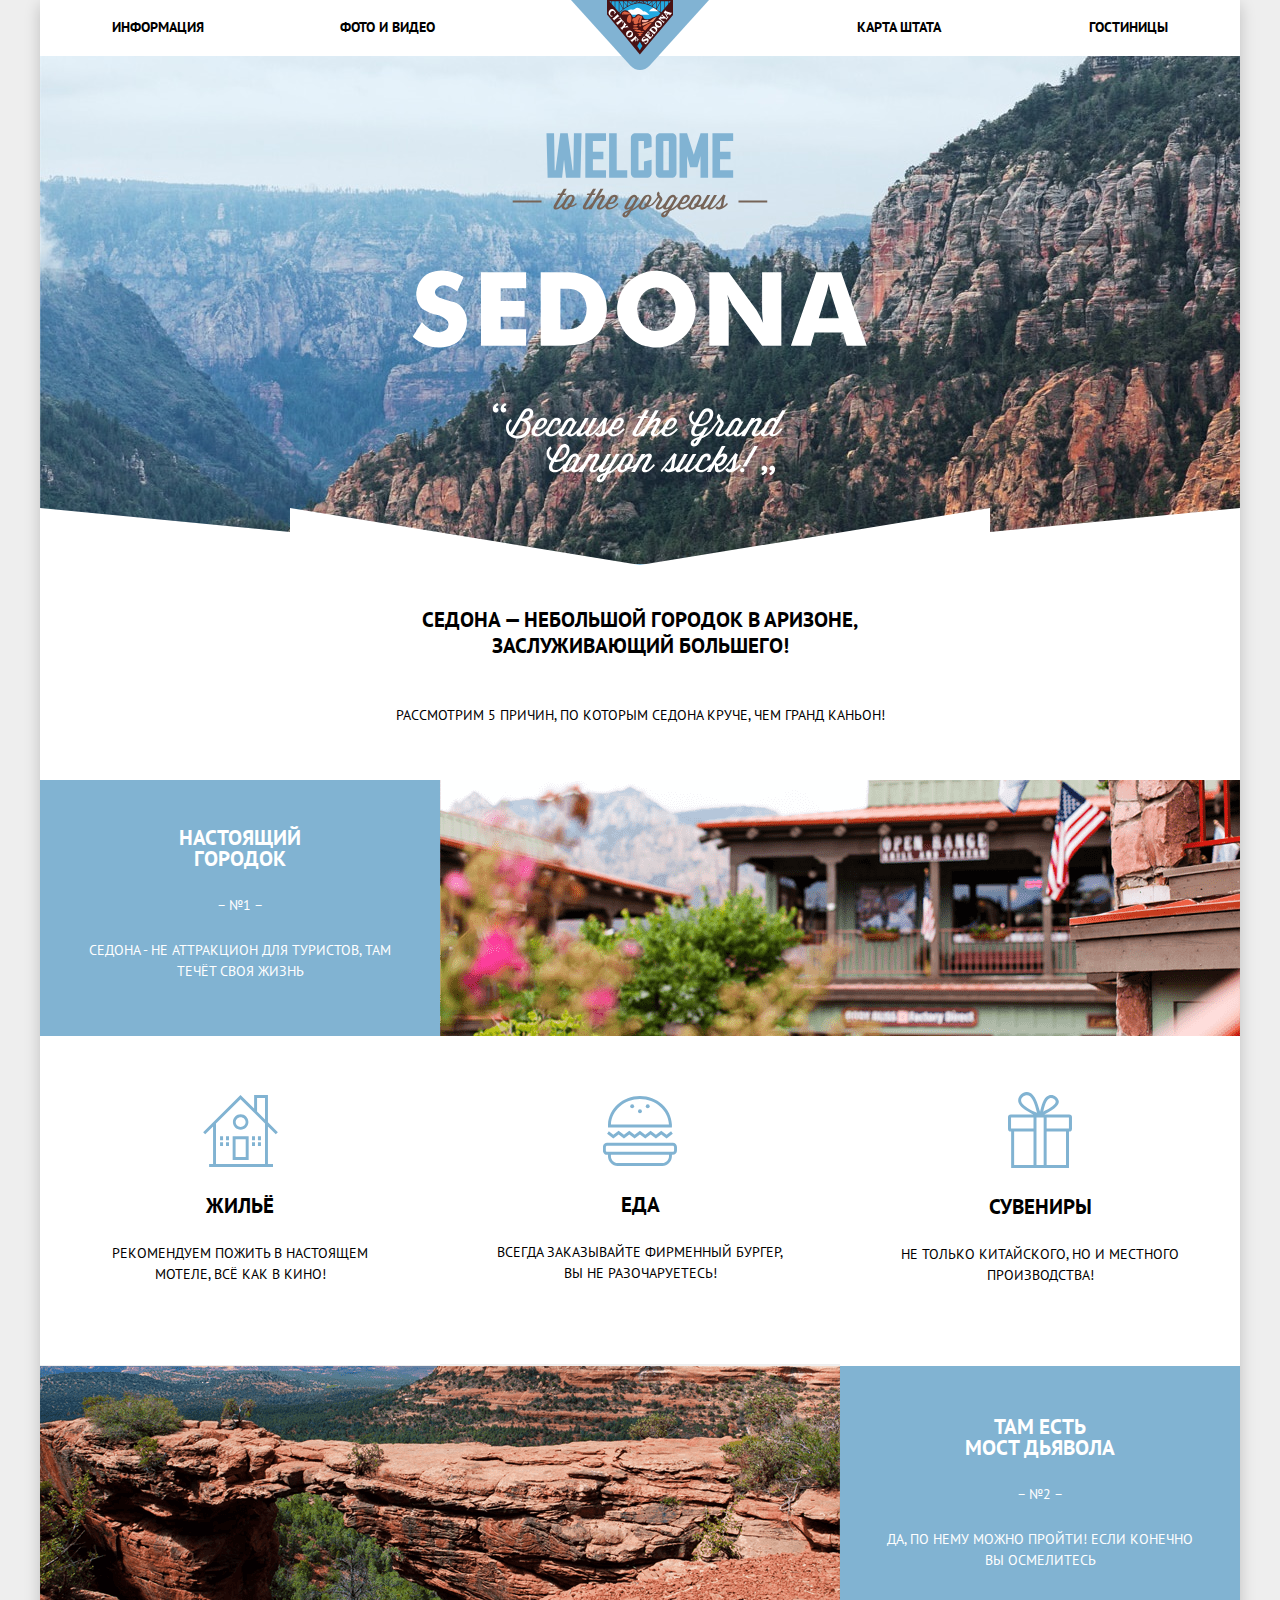
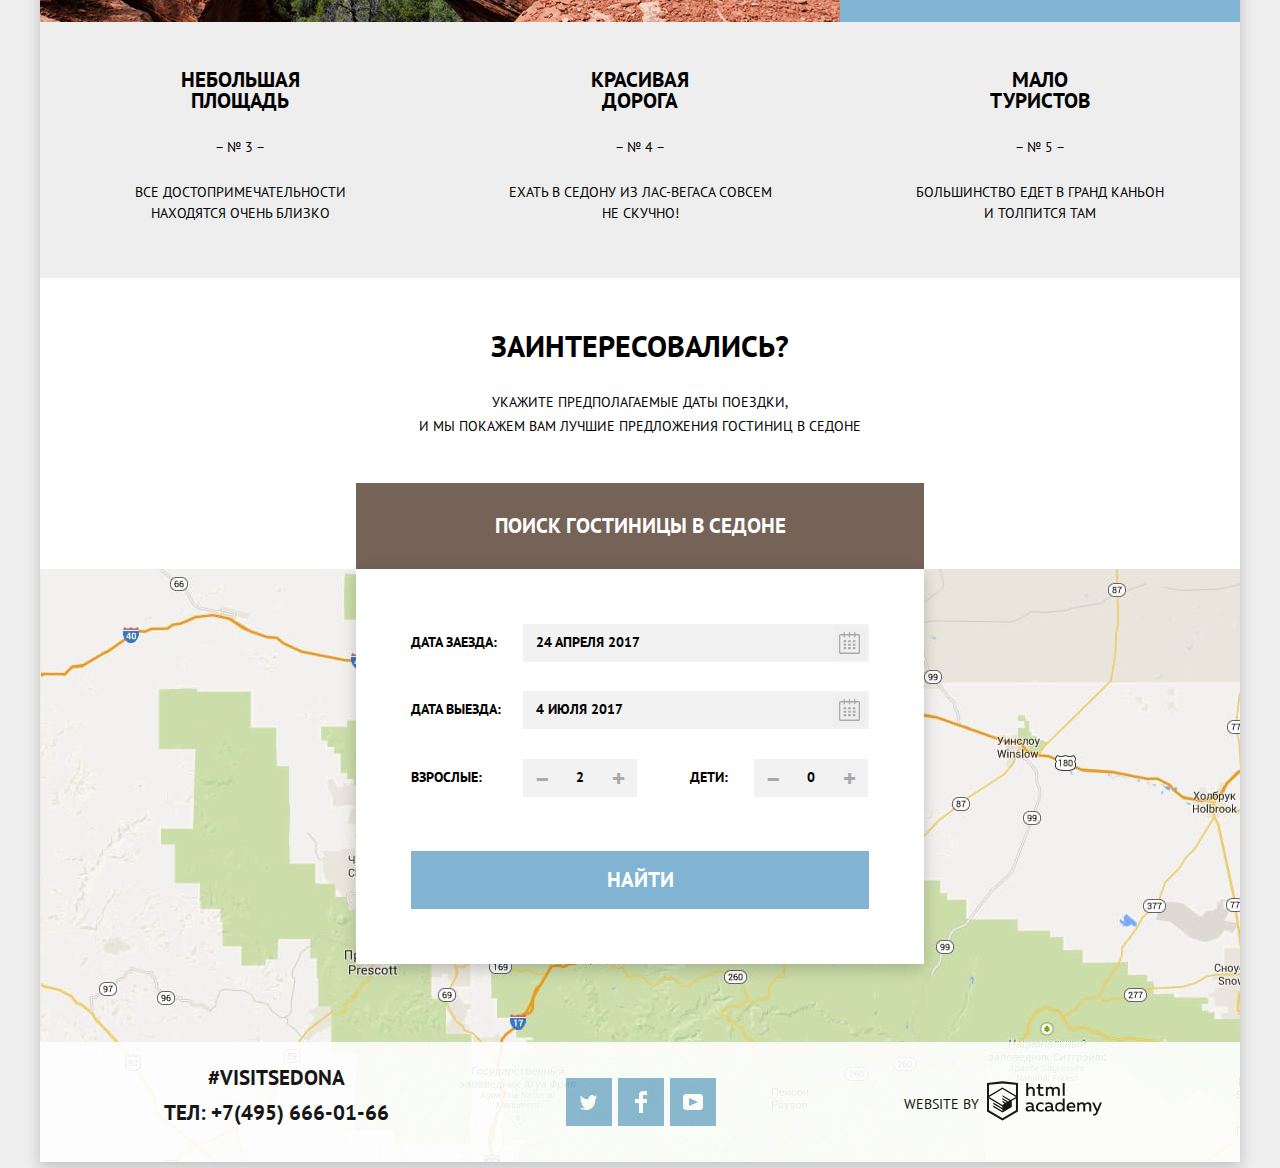
<file: index.html>
<!DOCTYPE html>
<html lang="ru">

<head>
  <meta charset="utf-8">
  <title>Главная страница сайта поиска жилья в городе "Седона"</title>
  <link href="https://fonts.googleapis.com/css2?family=PT+Sans:wght@400;700&display=swap" rel="stylesheet">
  <link rel="stylesheet" href="./css/normalize.css">
  <link rel="stylesheet" href="./css/style.minimize.css">
</head>

<body class="page">
  <div class="container">
    <header class="main-header">
      <a class="main-header-logo">
        <img src="img/logo-sedona.svg" width="138" height="70" alt="Логотип города Седона">
      </a>
      <nav class="main-header-nav main-header-nav-wrapper">
        <ul class="site-navigation list">
          <li class="site-navigation-item">
            <a href="" aria-label="Переход в раздел Информация">Информация</a>
          </li>
          <li class="site-navigation-item">
            <a href="" aria-label="Переход в раздел Фото и видео">Фото и Видео</a>
          </li>
          <li class="site-navigation-item">
            <a href="" aria-label="Переход в раздел Карта штата">Карта Штата</a>
          </li>
          <li class="site-navigation-item">
            <a href="hotels.html" aria-label="Переход в раздел Гостиницы">Гостиницы</a>
          </li>
        </ul>
      </nav>
    </header>
    <main>
      <h1 class="visually-hidden">Информация о городе "Седона"</h1>
      <section class="main-promo-background">
        <h2 class="visually-hidden">Седона</h2>
        <img class="main-promo-image" src="img/intro-welcome.svg" width="456" height="350" alt="Приветствие">
      </section>
      <section class="features">
        <h2 class="visually-hidden">Преимущества города</h2>
        <div class="features-title-wrapper">
          <p class="features-title features-title-margin">Седона &mdash; небольшой городок в Аризоне, заслуживающий большего!</p>
          <p class="features-description margin-zero">Рассмотрим 5 причин, по которым Седона круче, чем Гранд Каньон!</p>
        </div>
        <ol class="features-list list">
          <li class="features-list-item">
            <div class="features-list-item-container-blue-one">
              <span class="features-item-description-title">Настоящий городок</span>
              <span class="features-item-description-number">– №1 –</span>
              <p class="features-item-description-text margin-zero">Седона - не аттракцион для туристов, там течёт своя жизнь</p>
            </div>
            <img class="features-photo" src="img/city.png" width="800" height="256" alt="Вид на город">
            <ul class="features-list-sub list">
              <li>
                <div class="features-list-item-container-big-grey">
                  <div class="features-list-photo-house"></div>
                  <span class="features-list-sub-title">Жильё</span>
                  <p class="features-list-sub-text margin-zero">Рекомендуем пожить в настоящем мотеле, всё как в кино!</p>
                </div>
              </li>
              <li>
                <div class="features-list-item-container-big-grey">
                  <div class="features-list-photo-eat"></div>
                  <span class="features-list-sub-title">Еда</span>
                  <p class="features-list-sub-text margin-zero">Всегда заказывайте фирменный бургер, вы не разочаруетесь!</p>
                </div>
              </li>
              <li>
                <div class="features-list-item-container-big-grey">
                  <div class="features-list-photo-gift"></div>
                  <span class="features-list-sub-title">Сувениры</span>
                  <p class="features-list-sub-text margin-zero">Не только китайского, но и местного производства!</p>
                </div>
              </li>
            </ul>
          </li>
          <li class="features-list-item">
            <img class="features-photo" src="img/nature.png" width="800" height="256" alt="Вид на горы">
            <div class="features-list-item-container-blue-second">
              <span class="features-item-description-title">Там есть<br>Мост дьявола</span>
              <span class="features-item-description-number">– №2 –</span>
              <p class="features-item-description-text margin-zero">Да, по нему можно пройти! Если конечно вы осмелитесь</p>
            </div>
          </li>
          <li class="features-list-item">
            <div class="features-list-item-container-grey">
              <span class="features-item-description-title">Небольшая площадь</span>
              <span class="features-item-description-number">– № 3 –</span>
              <p class="features-item-description-text margin-zero">Все достопримечательности находятся очень близко</p>
            </div>
          </li>
          <li class="features-list-item">
            <div class="features-list-item-container-grey">
              <span class="features-item-description-title">Красивая дорога</span>
              <span class="features-item-description-number">– № 4 –</span>
              <p class="features-item-description-text margin-zero">Ехать в Седону из Лас-Вегаса совсем не скучно!</p>
            </div>
          </li>
          <li class="features-list-item">
            <div class="features-list-item-container-grey-third">
              <span class="features-item-description-title">Мало<br>туристов</span>
              <span class="features-item-description-number">– № 5 –</span>
              <p class="features-item-description-text margin-zero">Большинство едет в Гранд Каньон и толпится там</p>
            </div>
          </li>
        </ol>
      </section>
      <section class="booking-title-wrapper">
        <h2 class="visually-hidden">Бронирование гостиниц в городе Седона</h2>
        <span class="booking-title">Заинтересовались?</span>
        <p class="booking-text">Укажите предполагаемые даты поездки,<br>и мы покажем Вам лучшие предложения гостиниц в Седоне</p>
        <div class="main-booking-form-wrapper">
          <a href="#" aria-label="Показать форму поиска гостиниц" class="booking-search-btn button">Поиск гостиницы в Седоне</a>
          <form class="main-form-wrapper form-position container" action="https://echo.htmlacademy.ru/" method="post">
            <div class="booking-form-field">
              <label for="arrival-date" class="booking-search-field">
                <span class="booking-form-field-text">Дата заезда:</span>
              </label>
              <input type="text" id="arrival-date" placeholder="24 апреля 2017" aria-label="Ввести дату заезда в номер" class="booking-search-date-field inn" name="arrival" required>
              <button type="button" aria-label="Открыть календарь для выбора даты" class="booking-form-field-btn button">
                <svg width="21" height="23" viewBox="0 0 21 23" fill="none" xmlns="http://www.w3.org/2000/svg"><path fill-rule="evenodd" clip-rule="evenodd" d="M16.406 3.02498H19.251C20.217 3.02498 21 3.84698 21 4.86198V21.164C21 22.179 20.217 23 19.251 23H1.75C0.784 23 0 22.179 0 21.164V4.86198C0 3.84698 0.784 3.02498 1.75 3.02498H4.593V1.64798C4.593 1.26698 4.887 0.958984 5.25 0.958984C5.612 0.958984 5.906 1.26698 5.906 1.64798V3.02498H9.844V1.64798C9.844 1.26698 10.138 0.958984 10.501 0.958984C10.862 0.958984 11.156 1.26698 11.156 1.64798V3.02498H15.094V1.64798C15.094 1.26698 15.387 0.958984 15.75 0.958984C16.112 0.958984 16.406 1.26698 16.406 1.64798V3.02498ZM19.5646 21.484C19.6466 21.3979 19.691 21.2828 19.688 21.164H19.689V4.86198C19.689 4.60898 19.493 4.40298 19.252 4.40298H16.407V5.78098C16.407 6.16198 16.113 6.46998 15.751 6.46998C15.388 6.46998 15.095 6.16198 15.095 5.78098V4.40298H11.157V5.78098C11.157 6.16198 10.863 6.46998 10.502 6.46998C10.139 6.46998 9.845 6.16198 9.845 5.78098V4.40298H5.907V5.78098C5.907 6.16198 5.613 6.46998 5.251 6.46998C4.888 6.46998 4.594 6.16198 4.594 5.78098V4.40298H1.75C1.50263 4.40953 1.30696 4.61458 1.312 4.86198V21.164C1.30696 21.4114 1.50263 21.6164 1.75 21.623H19.251C19.3698 21.6201 19.4826 21.5701 19.5646 21.484Z" fill="currentColor"/><path fill-rule="evenodd" clip-rule="evenodd" d="M4.59399 9.2251H7.21899V11.2911H4.59399V9.2251ZM4.59399 12.6681H7.21899V14.7351H4.59399V12.6681ZM7.21899 16.1121H4.59399V18.1781H7.21899V16.1121ZM9.18799 16.1121H11.813V18.1781H9.18799V16.1121ZM11.813 12.6681H9.18799V14.7351H11.813V12.6681ZM9.18799 9.2251H11.813V11.2911H9.18799V9.2251ZM16.406 16.1121H13.781V18.1781H16.406V16.1121ZM13.781 12.6681H16.406V14.7351H13.781V12.6681ZM16.406 9.2251H13.781V11.2911H16.406V9.2251Z" fill="currentColor"/></svg>
              </button>
            </div>
            <div class="booking-form-field">
              <label for="departure-date" class="booking-search-field">
                <span class="booking-form-field-text">Дата выезда:</span>
              </label>
              <input type="text" id="departure-date" placeholder="4 июля 2017" name="departure" aria-label="Ввести дату выезда из номера" class="booking-search-date-field inn" required>
              <button type="button" aria-label="Открыть календарь для выбора даты" class="booking-form-field-btn button">
                <svg width="21" height="23" viewBox="0 0 21 23" fill="none" xmlns="http://www.w3.org/2000/svg"><path fill-rule="evenodd" clip-rule="evenodd" d="M16.406 3.02498H19.251C20.217 3.02498 21 3.84698 21 4.86198V21.164C21 22.179 20.217 23 19.251 23H1.75C0.784 23 0 22.179 0 21.164V4.86198C0 3.84698 0.784 3.02498 1.75 3.02498H4.593V1.64798C4.593 1.26698 4.887 0.958984 5.25 0.958984C5.612 0.958984 5.906 1.26698 5.906 1.64798V3.02498H9.844V1.64798C9.844 1.26698 10.138 0.958984 10.501 0.958984C10.862 0.958984 11.156 1.26698 11.156 1.64798V3.02498H15.094V1.64798C15.094 1.26698 15.387 0.958984 15.75 0.958984C16.112 0.958984 16.406 1.26698 16.406 1.64798V3.02498ZM19.5646 21.484C19.6466 21.3979 19.691 21.2828 19.688 21.164H19.689V4.86198C19.689 4.60898 19.493 4.40298 19.252 4.40298H16.407V5.78098C16.407 6.16198 16.113 6.46998 15.751 6.46998C15.388 6.46998 15.095 6.16198 15.095 5.78098V4.40298H11.157V5.78098C11.157 6.16198 10.863 6.46998 10.502 6.46998C10.139 6.46998 9.845 6.16198 9.845 5.78098V4.40298H5.907V5.78098C5.907 6.16198 5.613 6.46998 5.251 6.46998C4.888 6.46998 4.594 6.16198 4.594 5.78098V4.40298H1.75C1.50263 4.40953 1.30696 4.61458 1.312 4.86198V21.164C1.30696 21.4114 1.50263 21.6164 1.75 21.623H19.251C19.3698 21.6201 19.4826 21.5701 19.5646 21.484Z" fill="currentColor"/><path fill-rule="evenodd" clip-rule="evenodd" d="M4.59399 9.2251H7.21899V11.2911H4.59399V9.2251ZM4.59399 12.6681H7.21899V14.7351H4.59399V12.6681ZM7.21899 16.1121H4.59399V18.1781H7.21899V16.1121ZM9.18799 16.1121H11.813V18.1781H9.18799V16.1121ZM11.813 12.6681H9.18799V14.7351H11.813V12.6681ZM9.18799 9.2251H11.813V11.2911H9.18799V9.2251ZM16.406 16.1121H13.781V18.1781H16.406V16.1121ZM13.781 12.6681H16.406V14.7351H13.781V12.6681ZM16.406 9.2251H13.781V11.2911H16.406V9.2251Z" fill="currentColor"/></svg>
              </button>
            </div>
            <div class="booking-form-field-people">
              <div class="booking-form-field-amount">
                <label for="adult-amount" class="booking-search-field">
                  <span class="booking-form-field-adult">Взрослые:</span>
                </label>
                <div class="booking-form-amount-field">
                  <button type="button" aria-label="Уменьшить количество взрослых" class="booking-search-btn-min button">&ndash;</button>
                  <input type="number" placeholder="2" min="0" step="1" id="adult-amount" aria-label="Указать количество взрослых" class="field inn" name="adult-amount">
                  <button type="button" aria-label="Увеличить количество взрослых" class="booking-search-btn-plus button">+</button>
                </div>
              </div>
              <div class="booking-form-field-amount">
                <label for="children-amount" class="booking-search-field">
                  <span class="booking-form-field-children">Дети:</span>
                </label>
                <div class="booking-form-amount-field-children">
                  <button type="button" aria-label="Уменьшить количество детей" class="booking-search-btn-min button">&ndash;</button>
                  <input type="number" placeholder="0" min="0" step="1" id="children-amount" aria-label="Указать количество детей" class="field inn" name="children-amount">
                  <button type="button" aria-label="Увеличить количество детей" class="booking-search-btn-plus button">+</button>
                </div>
              </div>
            </div>
            <button type="submit" aria-label="Отправить указанные данные и показать результаты поиска" class="booking-search-send-btn button">Найти</button>
          </form>
        </div>
      </section>
      <section class="map main-map-margin">
        <h2 class="visually-hidden">Расположение города Седона</h2>
        <img src="img/map.jpg" width="1199" height="593" alt="Карта расположения города">
      </section>
    </main>
    <footer class="main-footer main-footer-wrapper">
      <div class="footer-contacts main-footer-contacts-position">
        <p class="footer-contacts-text main-footer-contacts-text-margin">#Visitsedona</p>
        <a class="link footer-contacts-tel" href="tel:+74956660266" aria-label="Совершить звонок по номеру телефона">Тел: +7(495) 666-01-66</a>
      </div>
      <ul class="social list" aria-label="Социальные сети">
        <li class="social-item">
          <a href="#" aria-label="Перейти в аккаунт города в Twitter" class="social-item-link">
            <img src="img/twitter.svg" width="17" height="17" alt="Twitter">
          </a>
        </li>
        <li class="social-item">
          <a href="#" aria-label="Перейти в аккаунт города в Facebook" class="social-item-link">
            <img src="img/fb-icon.svg" width="12" height="22" alt="Facebook">
          </a>
        </li>
        <li class="social-item">
          <a href="#" aria-label="Перейти в аккаунт города в YouTube" class="social-item-link">
            <img src="img/youtube.svg" width="20" height="16" alt="YouTube">
          </a>
        </li>
      </ul>
      <div class="footer-copyright main-footer-copyright-position">
        <p class="footer-copyright-text">Website by</p>
        <a href="https://htmlacademy.ru/intensive/htmlcss" aria-label="Переход на сайт разработчика HTML Academy" class="footer-copyright-link">
          <svg xmlns="http://www.w3.org/2000/svg" width="115" height="42" data-name="Layer 1" viewBox="0 0 108.08 36.85">
            <path d="M44.61,26.88a2,2,0,0,0,.55-0.1v1.33a3.25,3.25,0,0,1-1.18.21,1.67,1.67,0,0,1-1.67-1,4.84,4.84,0,0,1-3.14,1.08c-1.51,0-2.91-.83-2.91-2.55,0-2.13,2-2.79,3.71-2.79a11.08,11.08,0,0,1,2.17.25v-0.3c0-1-.76-1.77-2.19-1.77a7.42,7.42,0,0,0-3,.64v-1.7a10.21,10.21,0,0,1,3.19-.55c2.36,0,3.81,1.12,3.81,3.65v3a0.54,0.54,0,0,0,.49.59h0.17Zm-6.44-1.13A1.35,1.35,0,0,0,39.63,27h0.11a3.39,3.39,0,0,0,2.41-1V24.58a9.72,9.72,0,0,0-1.81-.21c-1,0-2.16.33-2.16,1.38h0Zm12.36-6.11a5,5,0,0,1,2.57.64V22a4.08,4.08,0,0,0-2.3-.7,2.75,2.75,0,1,0,0,5.49,5,5,0,0,0,2.43-.64v1.71a6.27,6.27,0,0,1-2.76.57A4.21,4.21,0,0,1,46,24.51q0-.21,0-0.41a4.32,4.32,0,0,1,4.18-4.46h0.38Zm12.17,7.24a2,2,0,0,0,.55-0.1v1.33a3.25,3.25,0,0,1-1.18.21,1.67,1.67,0,0,1-1.67-1,4.84,4.84,0,0,1-3.14,1.08c-1.51,0-2.91-.83-2.91-2.55,0-2.13,2-2.79,3.71-2.79a11.08,11.08,0,0,1,2.17.25v-0.3c0-1-.76-1.77-2.19-1.77a7.42,7.42,0,0,0-3,.64v-1.7a10.21,10.21,0,0,1,3.19-.55c2.36,0,3.81,1.12,3.81,3.65v3a0.54,0.54,0,0,0,.49.59h0.17Zm-6.44-1.13A1.35,1.35,0,0,0,57.73,27h0.11a3.39,3.39,0,0,0,2.41-1V24.58a9.72,9.72,0,0,0-1.81-.21c-1.06,0-2.16.33-2.16,1.38h0ZM73,16V28.2H71.35V26.88a3.88,3.88,0,0,1-3.19,1.54,4.4,4.4,0,0,1,0-8.78,3.81,3.81,0,0,1,3,1.3V16H73Zm-4.53,5.22a2.76,2.76,0,1,0,0,5.52A2.86,2.86,0,0,0,71.15,25V23A2.91,2.91,0,0,0,68.49,21.27ZM79,19.64c3.31,0,4.46,2.68,3.92,5.09H76.7c0.21,1.5,1.67,2.11,3.19,2.11a6.11,6.11,0,0,0,2.64-.59v1.6a7.14,7.14,0,0,1-3,.57C77,28.42,74.78,27,74.78,24a4.18,4.18,0,0,1,4-4.39H79Zm0.09,1.54a2.28,2.28,0,0,0-2.44,2.1v0.06H81.3A2,2,0,0,0,79.13,21.18Zm5.73,7V19.87h1.65v1a3.81,3.81,0,0,1,2.78-1.27A2.86,2.86,0,0,1,91.89,21a4.12,4.12,0,0,1,2.91-1.33A3.06,3.06,0,0,1,98,23V28.2h-1.9V23.05a1.59,1.59,0,0,0-1.42-1.75H94.42a2.8,2.8,0,0,0-2.07,1.12V28.2h-1.9V23.05A1.59,1.59,0,0,0,89,21.31H88.8a3,3,0,0,0-2.21,1.29v5.63H84.86Zm21.31-8.33h1.9l-3.91,9.46c-0.9,2.17-2.09,2.86-3.35,2.86a4.76,4.76,0,0,1-1.1-.14V30.46a2.86,2.86,0,0,0,.85.12c0.9,0,1.58-.64,2.07-1.9l0.17-.42-4-8.4h2l2.86,6.29ZM38.73,1.46V6.22a3.81,3.81,0,0,1,2.7-1.14,3.25,3.25,0,0,1,3.44,3.4v5.15H43V8.72a1.81,1.81,0,0,0-1.61-2h-0.3a2.93,2.93,0,0,0-2.32,1.39v5.52h-1.9V1.46h1.9ZM49.94,2.31v3h3V6.91h-3v3.81c0,1.1.5,1.46,1.58,1.46a4.49,4.49,0,0,0,1.69-.33v1.6A6.8,6.8,0,0,1,51,13.8a2.55,2.55,0,0,1-2.86-2.74V6.89H46.58V5.26h1.5V2.74Zm5.4,11.31V5.28H57v1A3.81,3.81,0,0,1,59.77,5a2.86,2.86,0,0,1,2.6,1.33A4.12,4.12,0,0,1,65.28,5,3.06,3.06,0,0,1,68.44,8.4v5.21h-1.9V8.46a1.59,1.59,0,0,0-1.42-1.75H64.89a2.8,2.8,0,0,0-2.07,1.12v5.78h-1.9V8.46A1.59,1.59,0,0,0,59.5,6.71H59.27A3,3,0,0,0,57.06,8v5.63H55.34ZM71.17,1.45H73V13.6H71.17V1.45ZM14.71,0H14.55L0,1.54V28.21l14.55,8.66,14.55-8.66V1.54Zm12.5,27.1L14.55,34.64,1.9,27.12V16.18l12.59,7.5V25L5.86,19.9v1.31l8.68,5.21v1.39L5.87,22.65V24l8.68,5.21,8.75-5.24V18.31L27.2,16V27.12Zm0-12.53-3.48,2-1.6,1L14.51,13v1.31L21,18.23H21l-0.14.09-1,.54-5.37-3.2V17l4.24,2.52-1,.67-3.2-1.9v1.31l2.1,1.24L14.5,22.1,2,14.65,14.51,7.11Zm0-1.32L14.49,5.76,1.91,13.25v-10L14.56,1.92,27.21,3.25v10h0Z" transform="translate(0 -0.02)" fill="currentColor"></path>
          </svg>
        </a>
      </div>
    </footer>
  </div>
</body>

</html>
</file>
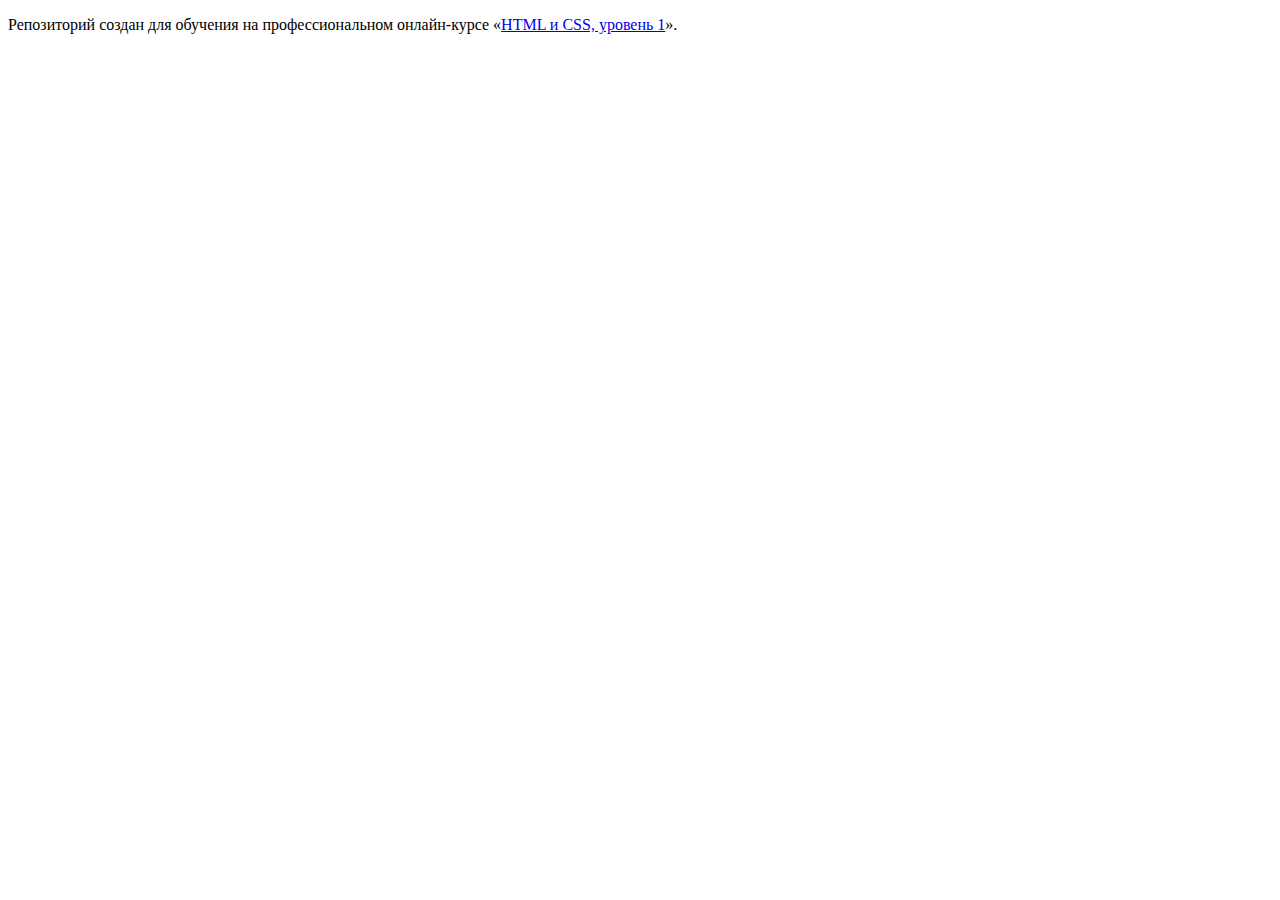
<file: js/index.html>
<!DOCTYPE html>
<html lang="ru">
  <head>
    <meta charset="utf-8">
    <title>HTML Academy: Седона</title>
  </head>
  <body>

    <p>Репозиторий создан для обучения на профессиональном онлайн‑курсе «<a href="https://htmlacademy.ru/intensive/htmlcss">HTML и CSS, уровень 1</a>».</p>

  </body>
</html>
</file>
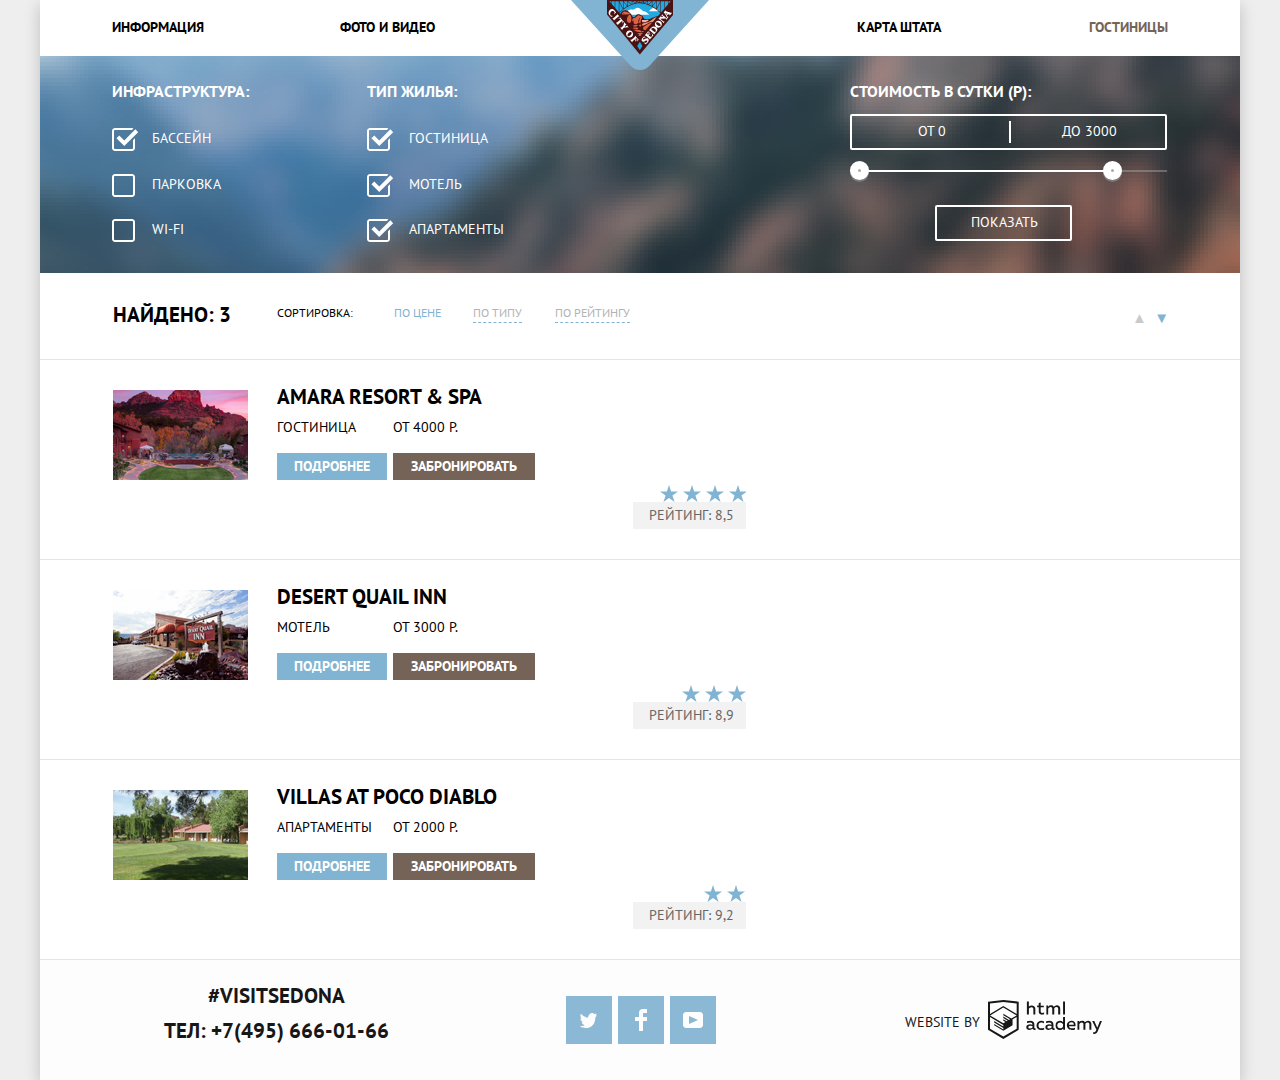
<file: hotels.html>
<!DOCTYPE html>
<html lang="ru">

<head>
  <meta charset="utf-8">
  <title>Гостиницы в городе "Седона"</title>
  <link href="https://fonts.googleapis.com/css2?family=PT+Sans:wght@400;700&display=swap" rel="stylesheet">
  <link rel="stylesheet" href="./css/normalize.css">
  <link rel="stylesheet" href="./css/style.minimize.css">
</head>

<body class="page">
  <div class="container">
    <header class="main-header">
      <a href="index.html" class="main-header-logo">
        <img src="img/logo-sedona.svg" width="138" height="70" alt="Логотип города Седона">
      </a>
      <nav class="main-header-nav main-header-nav-wrapper">
        <ul class="site-navigation list">
          <li class="site-navigation-item">
            <a href="" aria-label="Переход в раздел Информация">Информация</a>
          </li>
          <li class="site-navigation-item">
            <a href="" aria-label="Переход в раздел Фото и видео">Фото и Видео</a>
          </li>
          <li class="site-navigation-item">
            <a href="" aria-label="Переход в раздел Карта штата">Карта Штата</a>
          </li>
          <li class="site-navigation-item active">
            <a aria-label="Переход в раздел Гостиницы">Гостиницы</a>
          </li>
        </ul>
      </nav>
    </header>
    <main class="page-list">
      <h1 class="visually-hidden">Поиск гостиниц в городе</h1>
      <section class="hotels-filter hotels-background">
        <h2 class="visually-hidden">Фильтры выбора гостиниц</h2>
        <form action="https://echo.htmlacademy.ru/" method="get" class="hotels-filter-form">
          <div class="hotels-filter-form-wrapper">
            <fieldset class="hotels-filter-infrastructure">
              <legend class="hotels-filter-title">Инфраструктура:</legend>
              <div class="hotels-filter-pool">
                <input class="hotels-filter-checkbox" type="checkbox" id="pool-checkbox" name="pool" aria-label="Выбрать бассейн" checked>
                <label for="pool-checkbox" class="hotels-filter-text">Бассейн</label>
              </div>
              <div class="hotels-filter-parking">
                <input class="hotels-filter-checkbox" type="checkbox" id="parking-checkbox" name="parking" aria-label="Выбрать парковку">
                <label for="parking-checkbox" class="hotels-filter-text">Парковка</label>
              </div>
              <div class="hotels-filter-wifi">
                <input class="hotels-filter-checkbox" type="checkbox" id="wifi-checkbox" name="wi-fi" aria-label="Выбрать wi-fi">
                <label for="wifi-checkbox" class="hotels-filter-text">wi-fi</label>
              </div>
            </fieldset>
            <fieldset class="hotels-filter-housing">
              <legend class="hotels-filter-title">Тип жилья:</legend>
              <div class="hotels-filter-hotel">
                <input class="hotels-filter-checkbox" type="checkbox" id="hotel-checkbox" name="hotel" aria-label="Выбрать гостиницу" checked>
                <label for="hotel-checkbox" class="hotels-filter-text-housing">Гостиница</label>
              </div>
              <div class="hotels-filter-motel">
                <input class="hotels-filter-checkbox" type="checkbox" id="motel-checkbox" name="motel" aria-label="Выбрать мотель" checked>
                <label for="motel-checkbox" class="hotels-filter-text-housing">Мотель</label>
              </div>
              <div class="hotels-filter-apartments">
                <input class="hotels-filter-checkbox" type="checkbox" id="apartments-checkbox" name="apartments" aria-label="Выбрать апартаменты" checked>
                <label for="apartments-checkbox" class="hotels-filter-text-housing">Апартаменты</label>
              </div>
            </fieldset>
          </div>
          <fieldset class="hotels-filter-amount">
            <legend class="hotels-filter-amount-title">Стоимость в сутки (Р):</legend>
            <div class="hotels-filter-amount-value">
              <label for="from-amount" class="visually-hidden">От</label>
              <input type="number" id="from-amount" min="0" name="from-amount" class="hotels-filter-amount-text field" placeholder="От 0">
              <label for="before-amount" class="visually-hidden">До</label>
              <input type="number" id="before-amount" min="0" name="before-amount" class="hotels-filter-amount-text field" placeholder="До 3000">
            </div>
            <div class="hotels-filter-amount-range">
              <div class="filter-amount-dot-left" tabindex="0"></div>
              <div class="filter-amount-dot-right" tabindex="0"></div>
            </div>
            <div class="hotels-filter-button-wrapper">
              <button type="submit" aria-label="Отправить указанные данные и показать результаты поиска" class="hotels-filter-btn button">Показать</button>
            </div>
          </fieldset>
        </form>
        <aside class="hotels-sort-list-borders">
          <div class="hotels-sort-list-wrapper">
            <span class="hotels-filter-result">Найдено: 3</span>
            <span class="hotels-sort-title">Сортировка:</span>
            <ul class="hotels-sort-list list">
              <li class="hotels-sort-link-price">
                <a aria-label="Сортировать по цене">По цене</a>
              </li>
              <li class="hotels-sort-link-type">
                <a href="hotels.html" aria-label="Сортировать по типу">По типу</a>
              </li>
              <li class="hotels-sort-link-ranking">
                <a href="hotels.html" aria-label="Сортировать по рейтингу">По рейтингу</a>
              </li>
            </ul>
          </div>
          <ul class="hotels-sort-link-rank-wrapper list margin-zero">
            <li class="hotels-sort-rank-up">
              <a href="hotels.html" aria-label="Сортировать по возрастанию" class="hotels-sort-link-rank-up">▲<span class="visually-hidden">По возрастанию</span></a>
            </li>
            <li class="hotels-sort-rank-down">
              <a aria-label="Сортировать по убыванию" class="hotels-sort-link-rank-down">▼<span class="visually-hidden">По убыванию</span></a>
            </li>
          </ul>
        </aside>
      </section>
      <section class="hotels-result">
        <h2 class="visually-hidden">Результаты поиска</h2>
        <ul class="hotels-result-list list">
          <li class="hotels-result-item">
            <img src="img/amara.png" width="135" height="90" alt="Вид отеля Amara" class="hotels-photo">
            <div class="hotels-result-item-wrapper">
              <a href="#" class="hotels-result-link-title">Amara Resort &amp; Spa</a>
              <span class="hotels-result-list-text">Гостиница</span>
               <span class="hotels-result-list-text">от 4000 Р.</span>
              <a href="#" aria-label="Переход в раздел с подробной информацией о отеле Amara" class="hotels-result-link-detail">Подробнее</a>
              <a href="#" aria-label="Забронировать отель Amara" class="hotels-result-link-booking">Забронировать</a>
            </div>
            <div class="hotels-result-list-rank">
              <div class="hotels-result-stars-rank stars-rank-4"></div>
              <span class="hotels-result-list-rank-amount">Рейтинг: 8,5</span>
            </div>
          </li>
          <li class="hotels-result-item">
            <img src="img/desert.png" width="135" height="90" alt="Вид мотеля Desert" class="hotels-photo">
            <div class="hotels-result-item-wrapper">
              <a href="#" class="hotels-result-link-title">Desert Quail Inn</a>
              <span class="hotels-result-list-text">Мотель</span>
              <span class="hotels-result-list-text">от 3000 Р.</span>
              <a href="#" aria-label="Переход в раздел с подробной информацией о мотеле Desert" class="hotels-result-link-detail">Подробнее</a>
              <a href="#" aria-label="Забронировать мотель Desert" class="hotels-result-link-booking">Забронировать</a>
            </div>
            <div class="hotels-result-list-rank">
              <div class="stars-rank-3 hotels-result-stars-rank"></div>
              <span class="hotels-result-list-rank-amount">Рейтинг: 8,9</span>
            </div>
          </li>
          <li class="hotels-result-item">
            <img src="img/villas.png" width="135" height="90" alt="Вид апартаментов Villas" class="hotels-photo">
            <div class="hotels-result-item-wrapper"><a href="#" class="hotels-result-link-title">Villas At Poco Diablo</a>
              <span class="hotels-result-list-text">Апартаменты</span>
              <span class="hotels-result-list-text">от 2000 Р.</span>
              <a href="#" aria-label="Переход в раздел с подробной информацией о апартаментах Villas" class="hotels-result-link-detail">Подробнее</a>
              <a href="#" aria-label="Забронировать апартаменты Villas" class="hotels-result-link-booking">Забронировать</a>
            </div>
            <div class="hotels-result-list-rank">
              <div class="stars-rank-2 hotels-result-stars-rank"></div>
              <span class="hotels-result-list-rank-amount">Рейтинг: 9,2</span>
            </div>
          </li>
        </ul>
      </section>
    </main>
    <footer class="main-footer main-footer-wrapper">
      <div class="footer-contacts main-footer-contacts-position">
        <p class="footer-contacts-text main-footer-contacts-text-margin">#Visitsedona</p>
        <a class="link footer-contacts-tel" href="tel:+74956660266" aria-label="Совершить звонок по номеру телефона">Тел: +7(495) 666-01-66</a>
      </div>
      <ul class="social list" aria-label="Социальные сети">
        <li class="social-item">
          <a href="#" aria-label="Перейти в аккаунт города в Twitter" class="social-item-link">
            <img src="img/twitter.svg" width="17" height="17" alt="Twitter">
          </a>
        </li>
        <li class="social-item">
          <a href="#" aria-label="Перейти в аккаунт города в Facebook" class="social-item-link">
            <img src="img/fb-icon.svg" width="12" height="22" alt="Facebook">
          </a>
        </li>
        <li class="social-item">
          <a href="#" aria-label="Перейти в аккаунт города в YouTube" class="social-item-link">
            <img src="img/youtube.svg" width="20" height="16" alt="YouTube">
          </a>
        </li>
      </ul>
      <div class="footer-copyright main-footer-copyright-position">
        <p class="footer-copyright-text">Website by</p>
        <a href="https://htmlacademy.ru/intensive/htmlcss" aria-label="Переход на сайт разработчика HTML Academy" class="footer-copyright-link">
          <svg xmlns="http://www.w3.org/2000/svg" id="Layer_1" width="114" height="41" data-name="Layer 1" viewBox="0 0 108.08 36.85"><path d="M44.61,26.88a2,2,0,0,0,.55-0.1v1.33a3.25,3.25,0,0,1-1.18.21,1.67,1.67,0,0,1-1.67-1,4.84,4.84,0,0,1-3.14,1.08c-1.51,0-2.91-.83-2.91-2.55,0-2.13,2-2.79,3.71-2.79a11.08,11.08,0,0,1,2.17.25v-0.3c0-1-.76-1.77-2.19-1.77a7.42,7.42,0,0,0-3,.64v-1.7a10.21,10.21,0,0,1,3.19-.55c2.36,0,3.81,1.12,3.81,3.65v3a0.54,0.54,0,0,0,.49.59h0.17Zm-6.44-1.13A1.35,1.35,0,0,0,39.63,27h0.11a3.39,3.39,0,0,0,2.41-1V24.58a9.72,9.72,0,0,0-1.81-.21c-1,0-2.16.33-2.16,1.38h0Zm12.36-6.11a5,5,0,0,1,2.57.64V22a4.08,4.08,0,0,0-2.3-.7,2.75,2.75,0,1,0,0,5.49,5,5,0,0,0,2.43-.64v1.71a6.27,6.27,0,0,1-2.76.57A4.21,4.21,0,0,1,46,24.51q0-.21,0-0.41a4.32,4.32,0,0,1,4.18-4.46h0.38Zm12.17,7.24a2,2,0,0,0,.55-0.1v1.33a3.25,3.25,0,0,1-1.18.21,1.67,1.67,0,0,1-1.67-1,4.84,4.84,0,0,1-3.14,1.08c-1.51,0-2.91-.83-2.91-2.55,0-2.13,2-2.79,3.71-2.79a11.08,11.08,0,0,1,2.17.25v-0.3c0-1-.76-1.77-2.19-1.77a7.42,7.42,0,0,0-3,.64v-1.7a10.21,10.21,0,0,1,3.19-.55c2.36,0,3.81,1.12,3.81,3.65v3a0.54,0.54,0,0,0,.49.59h0.17Zm-6.44-1.13A1.35,1.35,0,0,0,57.73,27h0.11a3.39,3.39,0,0,0,2.41-1V24.58a9.72,9.72,0,0,0-1.81-.21c-1.06,0-2.16.33-2.16,1.38h0ZM73,16V28.2H71.35V26.88a3.88,3.88,0,0,1-3.19,1.54,4.4,4.4,0,0,1,0-8.78,3.81,3.81,0,0,1,3,1.3V16H73Zm-4.53,5.22a2.76,2.76,0,1,0,0,5.52A2.86,2.86,0,0,0,71.15,25V23A2.91,2.91,0,0,0,68.49,21.27ZM79,19.64c3.31,0,4.46,2.68,3.92,5.09H76.7c0.21,1.5,1.67,2.11,3.19,2.11a6.11,6.11,0,0,0,2.64-.59v1.6a7.14,7.14,0,0,1-3,.57C77,28.42,74.78,27,74.78,24a4.18,4.18,0,0,1,4-4.39H79Zm0.09,1.54a2.28,2.28,0,0,0-2.44,2.1v0.06H81.3A2,2,0,0,0,79.13,21.18Zm5.73,7V19.87h1.65v1a3.81,3.81,0,0,1,2.78-1.27A2.86,2.86,0,0,1,91.89,21a4.12,4.12,0,0,1,2.91-1.33A3.06,3.06,0,0,1,98,23V28.2h-1.9V23.05a1.59,1.59,0,0,0-1.42-1.75H94.42a2.8,2.8,0,0,0-2.07,1.12V28.2h-1.9V23.05A1.59,1.59,0,0,0,89,21.31H88.8a3,3,0,0,0-2.21,1.29v5.63H84.86Zm21.31-8.33h1.9l-3.91,9.46c-0.9,2.17-2.09,2.86-3.35,2.86a4.76,4.76,0,0,1-1.1-.14V30.46a2.86,2.86,0,0,0,.85.12c0.9,0,1.58-.64,2.07-1.9l0.17-.42-4-8.4h2l2.86,6.29ZM38.73,1.46V6.22a3.81,3.81,0,0,1,2.7-1.14,3.25,3.25,0,0,1,3.44,3.4v5.15H43V8.72a1.81,1.81,0,0,0-1.61-2h-0.3a2.93,2.93,0,0,0-2.32,1.39v5.52h-1.9V1.46h1.9ZM49.94,2.31v3h3V6.91h-3v3.81c0,1.1.5,1.46,1.58,1.46a4.49,4.49,0,0,0,1.69-.33v1.6A6.8,6.8,0,0,1,51,13.8a2.55,2.55,0,0,1-2.86-2.74V6.89H46.58V5.26h1.5V2.74Zm5.4,11.31V5.28H57v1A3.81,3.81,0,0,1,59.77,5a2.86,2.86,0,0,1,2.6,1.33A4.12,4.12,0,0,1,65.28,5,3.06,3.06,0,0,1,68.44,8.4v5.21h-1.9V8.46a1.59,1.59,0,0,0-1.42-1.75H64.89a2.8,2.8,0,0,0-2.07,1.12v5.78h-1.9V8.46A1.59,1.59,0,0,0,59.5,6.71H59.27A3,3,0,0,0,57.06,8v5.63H55.34ZM71.17,1.45H73V13.6H71.17V1.45ZM14.71,0H14.55L0,1.54V28.21l14.55,8.66,14.55-8.66V1.54Zm12.5,27.1L14.55,34.64,1.9,27.12V16.18l12.59,7.5V25L5.86,19.9v1.31l8.68,5.21v1.39L5.87,22.65V24l8.68,5.21,8.75-5.24V18.31L27.2,16V27.12Zm0-12.53-3.48,2-1.6,1L14.51,13v1.31L21,18.23H21l-0.14.09-1,.54-5.37-3.2V17l4.24,2.52-1,.67-3.2-1.9v1.31l2.1,1.24L14.5,22.1,2,14.65,14.51,7.11Zm0-1.32L14.49,5.76,1.91,13.25v-10L14.56,1.92,27.21,3.25v10h0Z" transform="translate(0 -0.02)" fill="currentColor"></path></svg>
        </a>
      </div>
    </footer>
  </div>
</body>

</html>
</file>
<file: css/style.minimize.css>
:root{--hover-light-sky-blue: #81b3d2;--hover-corn-flower-blue: #669ec0;--active-steel-blue: #5496bd;--active-brown-dark: #503e33;--focus-light-grey: #b3b3b3;--hover-light-grey: #EBEBEB;--hover-rank-grey: #cacacc;--hover-grey: #bdbbbc;--hover-brown: #604E43;--black: #000000;--body-grey: #eeeeee;--border-grey: #e5e5e5;--button-grey: #ababab;--button-grey-opacity: #ababab70;--grey: #a9a9a9;--silver: #666666;--light-grey: #F2F2F2;--green: #7FFFD4;--brown: #766357;--white: #ffffff;--white-active: #ffffff30}body{margin:0;padding:0;font-family:"PT Sans","Trebuchet MS",sans-serif;font-weight:400;font-size:21px;line-height:26px;text-transform:uppercase;text-align:center;color:var(--black);background-color:var(--body-grey)}a{text-decoration:none}*,::after,::before{box-sizing:border-box}.visually-hidden{position:absolute;clip:rect(1px,1px,1px,1px);padding:0;border:0;height:1px;width:1px;overflow:hidden}.container{width:1200px;margin:0 auto;box-shadow:0 5px 15px rgba(0,1,1,.2)}.inn{-webkit-appearance:none;-moz-appearance:none;appearance:none;border:0;text-transform:uppercase;background-color:var(--light-grey)}.field::-webkit-inner-spin-button,.field::-webkit-outer-spin-button{-webkit-appearance:none;-moz-appearance:none;appearance:none;margin:0}.field{-moz-appearance:textfield;-webkit-appearance:textfield;appearance:textfield}.link{color:var(--black)}.button{border:0;border-radius:0;padding:0}.list{list-style:none;padding:0}.list,.margin-zero{margin:0}.page{min-height:100%;display:grid;grid-template-rows:-webkit-min-content 1fr -webkit-min-content;grid-template-rows:min-content 1fr min-content}.main-header-logo{position:absolute;left:calc((100% - 138px)/2);width:138px;height:70px;z-index:1}.main-header-nav-wrapper{display:flex;padding-left:50px;padding-right:50px}.main-header-nav{position:relative}.main-header{min-height:56px;background-color:var(--white)}.site-navigation{display:flex;flex-wrap:wrap}.site-navigation-item{width:200px;padding-top:14px;padding-bottom:16px}.site-navigation-item:nth-child(4n+1){text-align:left;padding-left:22px}.site-navigation-item:nth-child(4n+2){text-align:left;padding-left:50px}.site-navigation-item:nth-child(4n-1){text-align:right;padding-right:49px;margin-left:300px}.site-navigation-item:nth-child(4n+4){text-align:right;padding-right:22px}.main-promo-image{width:456px;height:350px}.main-promo-background{background-color:var(--hover-light-sky-blue);background-image:url(../img/intro-mask.svg),url(../img/background-photo.jpg);background-repeat:no-repeat;background-position:bottom,top;width:1200px;height:509px;padding-top:77px}.features-title-wrapper{display:flex;flex-direction:column;align-items:center;margin:0;padding:42px 300px 52px;background-color:var(--white)}.features-title-margin{margin-top:0;margin-bottom:43px}.features-title{font-weight:700}.features-list,.features-list-item,.features-list-sub{display:flex;flex-wrap:wrap}.features-list-item-container-blue-one,.features-list-item-container-blue-second{display:flex;flex-direction:column;align-items:center;width:400px;padding:47px 40px 52px;color:var(--white);background-color:var(--hover-light-sky-blue)}.features-list-item-container-blue-second{padding:50px 40px}.features-list-item-container-big-grey{display:flex;flex-direction:column;align-items:center;width:400px;padding:55px 50px 80px;background-color:var(--white)}.features-list-item-container-grey,.features-list-item-container-grey-third{display:flex;flex-direction:column;align-items:center;width:400px;padding:47px 65px 54px}.features-list-item-container-grey-third{padding:47px 71px 54px}.features-item-description-title{width:170px}.features-item-description-number{font-size:14px;line-height:21px;margin:26px 0 24px;text-align:center}.features-list-sub-title{margin-top:28px;margin-bottom:27px}.features-photo{width:800px;height:256px}.features-list-photo-house{background-image:url(../img/icon-1.svg);width:75px;height:72px;margin-top:4px}.features-list-photo-eat,.features-list-photo-gift,.features-list-photo-house{background-repeat:no-repeat;background-position:center}.features-list-photo-eat{background-image:url(../img/icon-3.svg);width:75px;height:70px;margin-top:5px}.features-list-photo-gift{background-image:url(../img/icon-2.svg);width:64px;height:77px}.booking-title-wrapper{display:flex;flex-direction:column;align-items:center;background-color:var(--white);padding:56px 370px 0}.booking-title{font-size:30px;line-height:24px;font-weight:700}.booking-text{font-size:14px;line-height:24px;max-width:450px;margin-top:32px;margin-bottom:45px}.booking-search-btn{display:flex;justify-content:center;align-items:center;font-size:21px;line-height:26px;font-weight:700;text-transform:uppercase;color:var(--white);background-color:var(--brown);width:100%;min-height:86px;padding:17px 25px}.main-booking-form-wrapper{position:relative;width:568px}.form-position{position:absolute;left:0;z-index:1;top:100%;width:568px;background-color:var(--white)}.main-form-wrapper{display:flex;flex-wrap:wrap;flex-direction:column;padding:40px 55px}.booking-form-field,.booking-form-field-people{position:relative;display:flex;align-items:flex-start;max-width:458px}.booking-form-field{padding:15px 0 14px}.booking-form-field-people{flex-wrap:wrap}.booking-form-field-text{width:110px}.booking-form-field-adult,.booking-form-field-text{display:block;word-break:break-all;text-align:start;margin-top:5px}.booking-form-field-children{display:block;word-break:break-all;margin-top:5px;margin-left:53px}.booking-search-field{max-width:112px;padding-right:10px}.booking-search-date-field{font-family:"PT Sans","Trebuchet MS",sans-serif;width:346px;height:38px;font-weight:700;font-size:14px;padding:3px 40px 5px 11px;background-color:var(--light-grey);border:2px solid transparent}.booking-form-field-btn{position:absolute;right:2px;top:17px;padding:5px 7px 1px 6px;color:var(--grey)}.booking-form-field-amount{max-width:458px;display:flex;padding:16px 0 14px}.booking-form-amount-field,.booking-form-amount-field-children{display:flex;width:114px;height:38px;margin-left:31px}.booking-form-amount-field-children{margin-left:16px}.field{font-weight:700;font-size:14px;padding:5px 8px 7px;width:38px;text-align:center;background-color:var(--light-grey)}.field::-webkit-input-placeholder{font-family:"PT Sans","Trebuchet MS",sans-serif;color:var(--black)}.field::-moz-placeholder{font-family:"PT Sans","Trebuchet MS",sans-serif;color:var(--black)}.field::placeholder{font-family:"PT Sans","Trebuchet MS",sans-serif;color:var(--black)}.booking-search-date-field::-webkit-input-placeholder{font-family:"PT Sans","Trebuchet MS",sans-serif;color:var(--black)}.booking-search-date-field::-moz-placeholder{font-family:"PT Sans","Trebuchet MS",sans-serif;color:var(--black)}.booking-search-date-field::placeholder{font-family:"PT Sans","Trebuchet MS",sans-serif;color:var(--black)}.booking-search-send-btn{max-width:458px;line-height:26px;font-family:"PT Sans","Trebuchet MS",sans-serif;text-transform:uppercase;width:100%;min-height:58px;padding:10px 25px;margin-top:40px;margin-bottom:15px}.main-map-margin{margin-bottom:-121px}.map{height:594px}.main-footer{background-color:var(--white);opacity:.9;min-height:120px}.main-footer-wrapper{display:flex;justify-content:space-between}.footer-contacts{max-width:250px;width:100%}.main-footer-contacts-position{margin-left:111px;padding-top:14px}.main-footer-contacts-text-margin{margin:9px 0}.main-footer-copyright-position{margin-right:126px;margin-left:12px}.social{display:flex;flex-wrap:wrap;justify-content:center;align-items:center;max-width:260px}.social-item{width:46px;height:48px;margin:3px}.social-item-link{width:46px;height:48px;display:flex;background-color:var(--hover-light-sky-blue)}.social-item img{margin:auto}.footer-copyright{display:flex;flex-wrap:wrap;align-items:center;justify-content:center;max-width:222px;width:100%}.footer-copyright-text{font-size:14px;height:26px;margin-right:8px;padding-top:2px}.page-list{display:grid;grid-template-rows:-webkit-min-content;grid-template-rows:min-content}.hotels-background{background-color:var(--active-steel-blue);background-image:url(../img/background.jpg)}.hotels-filter-form{display:flex;justify-content:space-between;padding:25px 73px 23px 72px}.hotels-filter-form-wrapper{display:flex}.hotels-filter-checkbox{-webkit-appearance:none;-moz-appearance:none;appearance:none;content:url(../img/checkbox-off.svg)}.hotels-filter-text,.hotels-filter-text-housing{font-size:14px;line-height:21px;color:var(--white);margin-left:13px}.hotels-filter-text-housing{margin-left:15px}.hotels-filter-housing,.hotels-filter-infrastructure{display:flex;flex-direction:column;margin-left:0;padding:0;border:0}.hotels-filter-housing{max-width:240px}.hotels-filter-infrastructure{width:252px;margin-right:3px}.hotels-filter-pool{display:flex;margin-bottom:23px}.hotels-filter-hotel{margin-bottom:23px}.hotels-filter-motel{margin-bottom:22px}.hotels-filter-parking{display:flex;margin-bottom:22px}.hotels-filter-wifi{display:flex;margin-bottom:8px}.hotels-filter-title{display:block;font-size:16px;line-height:21px;font-weight:700;border-width:0;padding-bottom:26px;color:var(--white);text-align:start}.hotels-filter-apartments,.hotels-filter-hotel,.hotels-filter-motel{display:flex}.hotels-filter-amount-title{display:block;font-size:16px;line-height:21px;font-weight:700;border-width:0;padding-bottom:12px;color:var(--white);text-align:start}.hotels-filter-amount{width:317px;padding:0;border:0;margin-right:0}.hotels-filter-amount-value{display:flex;justify-content:space-between;margin-bottom:21px;border-style:solid;border-color:var(--white);background-color:transparent;border-width:2px;border-radius:2px;position:relative}.hotels-filter-amount-value::after{content:'';width:2px;height:22px;position:absolute;background-color:var(--white);left:157px;top:5px}.hotels-filter-amount-text{font-size:14px;line-height:21px;color:var(--white);text-transform:uppercase;padding:5px 28px 7px 32px;width:156px;height:32px;border:solid transparent;background-color:transparent}.hotels-filter-amount-text::-webkit-input-placeholder{font-size:14px;line-height:21px;font-weight:400;color:var(--white);font-family:"PT Sans","Trebuchet MS",sans-serif}.hotels-filter-amount-text::-moz-placeholder{font-size:14px;line-height:21px;font-weight:400;color:var(--white);font-family:"PT Sans","Trebuchet MS",sans-serif}.hotels-filter-amount-text::placeholder{font-size:14px;line-height:21px;font-weight:400;color:var(--white);font-family:"PT Sans","Trebuchet MS",sans-serif}.filter-amount-dot-left,.filter-amount-dot-right{background-color:var(--button-grey);width:19px;height:19px;border-radius:50%;border:8px solid var(--white);position:absolute;box-shadow:0 2px 0 0 var(--button-grey-opacity);top:calc(50% - 10px)}.filter-amount-dot-right{transform:translateX(253px)}.hotels-filter-amount-range{position:relative;margin-bottom:55px}.hotels-filter-amount-range::after,.hotels-filter-amount-range::before{width:100%;height:2px;content:'';left:0;background-color:var(--button-grey-opacity);top:calc(50% - 1px);position:absolute}.hotels-filter-amount-range::after{width:240px;left:15px;background-color:var(--white)}.hotels-filter-button-wrapper{width:137px;margin-left:85px}.hotels-filter-btn{font-size:14px;line-height:21px;color:var(--white);text-transform:uppercase;border-style:solid;border-color:var(--white);background-color:transparent;border-width:2px;border-radius:2px;width:100%;padding:5px 29px 6px 31px}.hotels-filter-result{font-weight:700;max-width:200px;margin-right:46px}.hotels-sort-list-borders{padding:29px 71px 31px 73px;display:flex;justify-content:space-between;background-color:var(--white);border-bottom:solid;border-width:1px;border-color:var(--border-grey)}.hotels-sort-list-wrapper{display:flex;flex-wrap:wrap;width:800px}.hotels-sort-list{margin-top:2px;display:flex}.hotels-sort-link-price,.hotels-sort-title{max-width:80px;font-size:12px;line-height:18px}.hotels-sort-title{margin-right:41px;text-align:start;margin-top:2px}.hotels-sort-link-ranking a,.hotels-sort-link-type a{display:flex;font-size:12px;line-height:18px;color:var(--focus-light-grey);-webkit-text-decoration-color:var(--hover-light-sky-blue);text-decoration-color:var(--hover-light-sky-blue);border-bottom:dashed;border-width:1px;border-color:var(--hover-light-sky-blue)}.hotels-sort-link-type a{max-width:80px;margin-right:33px}.hotels-sort-link-price{display:flex;color:var(--hover-light-sky-blue);margin-right:32px}.hotels-sort-link-rank{width:11px;height:10px}.hotels-sort-link-ranking a{max-width:100px}.hotels-sort-link-rank-wrapper{display:flex;width:37px;justify-content:space-between;align-items:center;padding-top:4px}.footer-copyright-link svg,.hotels-sort-rank-down,.hotels-sort-rank-up{display:block}.hotels-sort-link-rank-down,.hotels-sort-link-rank-up{display:block;font-size:15px;line-height:1}.hotels-sort-link-rank-up{color:var(--hover-rank-grey)}.hotels-sort-link-rank-down,.site-navigation a:hover{color:var(--hover-light-sky-blue)}.hotels-result{display:grid}.hotels-result-list{display:flex;flex-direction:column;background-color:var(--white)}.hotels-result-list-rank{display:flex;flex-direction:column;align-items:flex-end;justify-content:space-between;margin-left:520px}.hotels-result-list-rank-amount{font-size:14px;line-height:21px;color:var(--silver);background-color:var(--light-grey);padding:3px 12px 3px 16px}.hotels-result-stars-rank{background-image:url(../img/star.svg);width:0;height:17px;margin-top:5px}.stars-rank-4{width:88px}.stars-rank-3{width:66px}.stars-rank-2{width:44px}.hotels-result-item-wrapper{display:flex;flex-wrap:wrap;align-content:space-between;max-width:260px;margin-left:29px}.hotels-result-item{display:flex;flex-wrap:wrap;padding:24px 72px 30px 73px;border-bottom:solid;border-width:1px;border-color:var(--border-grey)}.hotels-photo{align-self:flex-end;width:135px;height:90px}.hotels-result-link-title{width:260px;text-align:start;font-weight:700;color:var(--black)}.hotels-result-list-text{font-size:14px;line-height:21px;text-align:start;width:110px;margin-right:6px;margin-top:7px;margin-bottom:15px}.hotels-result-link-booking,.hotels-result-link-detail{font-size:14px;line-height:21px;font-weight:700;color:var(--white);word-break:break-all}.hotels-result-link-detail{background-color:var(--hover-light-sky-blue);width:110px;margin-right:6px;padding:3px}.hotels-result-link-booking{background-color:var(--brown);width:142px;padding-top:3px;padding-bottom:3px}.features-description{font-size:14px}.features-item-description-text,.features-list-sub-text{font-size:14px;line-height:21px}.booking-search-field,.hotels-header-nav,.main-header-nav{font-size:14px;font-weight:700}.booking-search-btn-min,.booking-search-btn-plus{font-family:"PT Sans","Trebuchet MS",sans-serif;width:38px;font-size:25px;font-weight:700;text-align:center;color:var(--grey);background-color:var(--light-grey)}.footer-contacts-tel,.footer-contacts-text{font-weight:700;text-align:center}.features-item-description-title,.features-list-sub-title{line-height:21px;font-weight:700}.booking-search-date{font-size:14px;font-weight:700;background-color:var(--light-grey)}.features-item-description-title{font-size:21px}.booking-search-send-btn{font-size:21px;font-weight:700;color:var(--white);background-color:var(--hover-light-sky-blue)}.footer-copyright-link{color:var(--black);margin-bottom:2px}.site-navigation-item a{color:var(--black)}.site-navigation a:active{color:var(--focus-light-grey)}.site-navigation-item.active a{color:var(--brown)}.social-item-link:hover{background-color:var(--hover-corn-flower-blue)}.social-item-link:active,.social-item-link:active img{background-color:var(--active-steel-blue)}.social-item-link:active img{opacity:.3}.footer-copyright-link:hover{color:var(--hover-light-sky-blue)}.footer-copyright-link:active{color:var(--hover-grey)}.booking-search-btn:hover{background-color:var(--hover-brown)}.booking-search-btn:active{background-color:var(--active-brown-dark);color:var(--white-active)}.booking-search-send-btn:hover{background-color:var(--hover-corn-flower-blue)}.booking-search-send-btn:active{background-color:var(--active-steel-blue);color:var(--white-active)}.booking-search-btn-min:hover{color:var(--black)}.booking-search-btn-min:active{color:var(--hover-light-sky-blue)}.booking-search-btn-plus:hover{color:var(--black)}.booking-search-btn-plus:active{color:var(--hover-light-sky-blue)}.booking-search-date:focus{background-color:var(--white)}.booking-search-date-field:hover,.booking-search-date:hover{background-color:var(--hover-light-grey)}.booking-search-date-field:focus{background-color:var(--white);border-bottom:solid;border-width:2px;border-color:var(--border-grey)}.booking-form-field-btn:hover{color:var(--black)}.booking-form-field-btn:active,.hotels-sort-link-ranking a:hover,.hotels-sort-link-type a:hover{color:var(--hover-light-sky-blue)}.filter-amount-dot-left:hover,.filter-amount-dot-right:hover{width:23px;height:22px}.hotels-filter-btn:hover{background-color:var(--white);color:var(--black)}.hotels-filter-checkbox:disabled{content:url(../img/checkbox-off-disabled.svg)}.hotels-filter-checkbox:disabled+label{opacity:.3}.hotels-filter-checkbox:checked{content:url(../img/checkbox-on.svg)}.hotels-sort-link-ranking a:active,.hotels-sort-link-type a:active{color:var(--black);border-width:0}.hotels-sort-link-rank-up:hover{color:var(--black)}.hotels-result-link-title:hover,.hotels-sort-link-price a:visited,.hotels-sort-link-rank-up:active{color:var(--hover-light-sky-blue)}.hotels-result-link-title:active{color:var(--hover-light-grey)}.hotels-result-link-detail:hover{background-color:var(--hover-corn-flower-blue)}.hotels-result-link-detail:active{background-color:var(--active-steel-blue);color:var(--white-active)}.hotels-result-link-booking:hover{background-color:var(--hover-brown)}.hotels-result-link-booking:active{background-color:var(--active-brown-dark);color:var(--white-active)}
</file>
